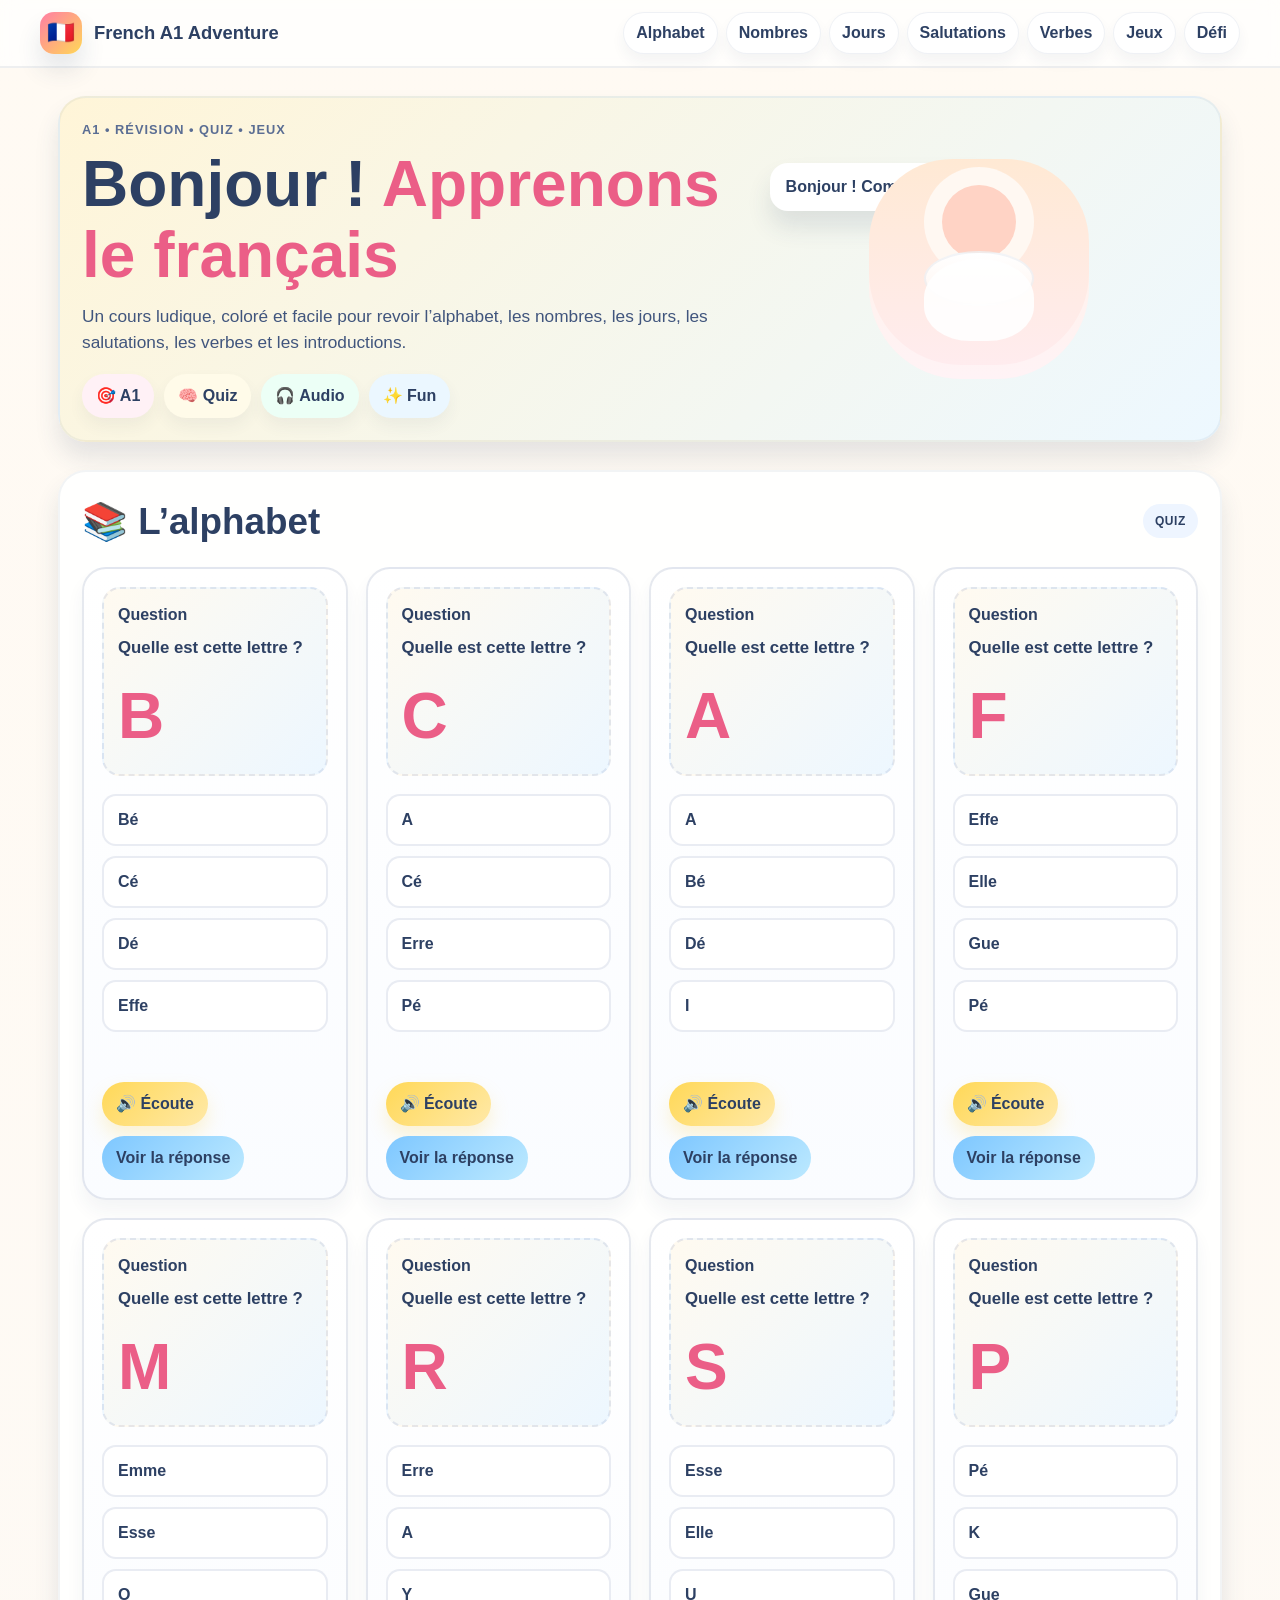
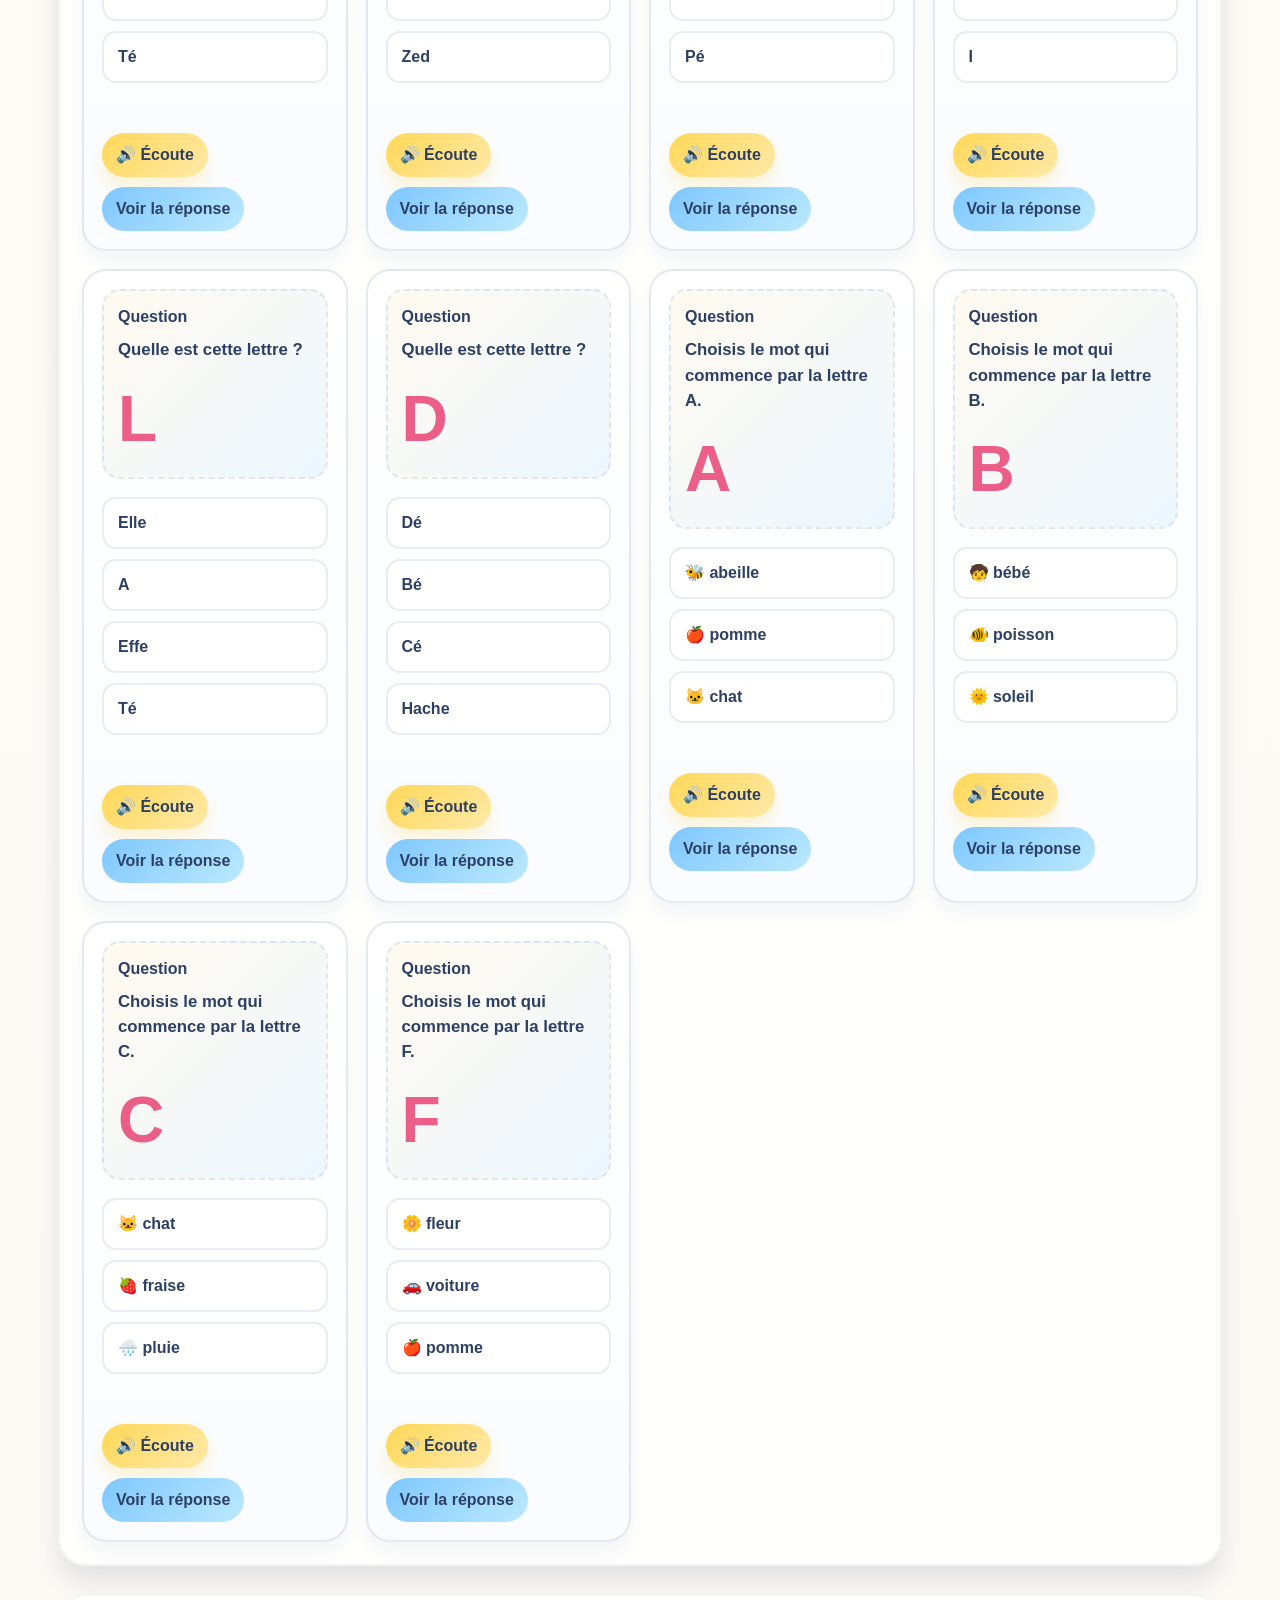
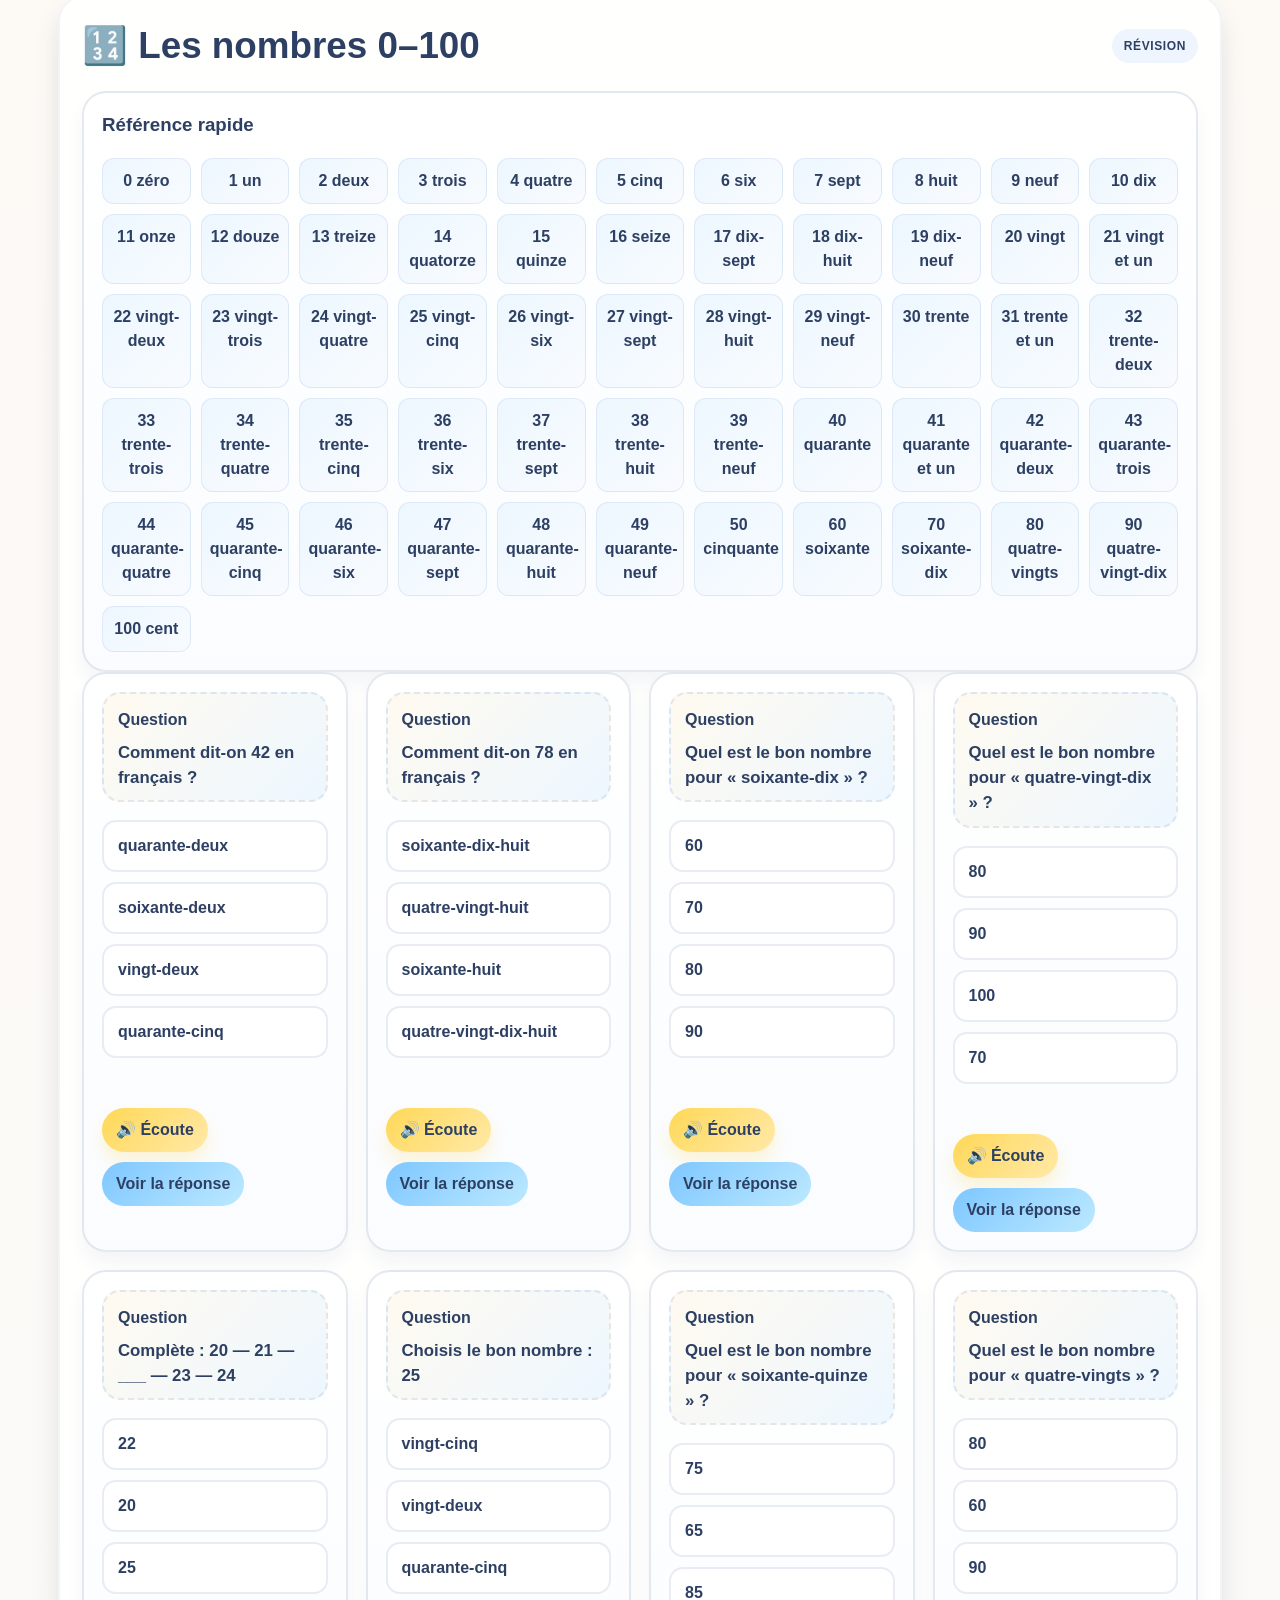
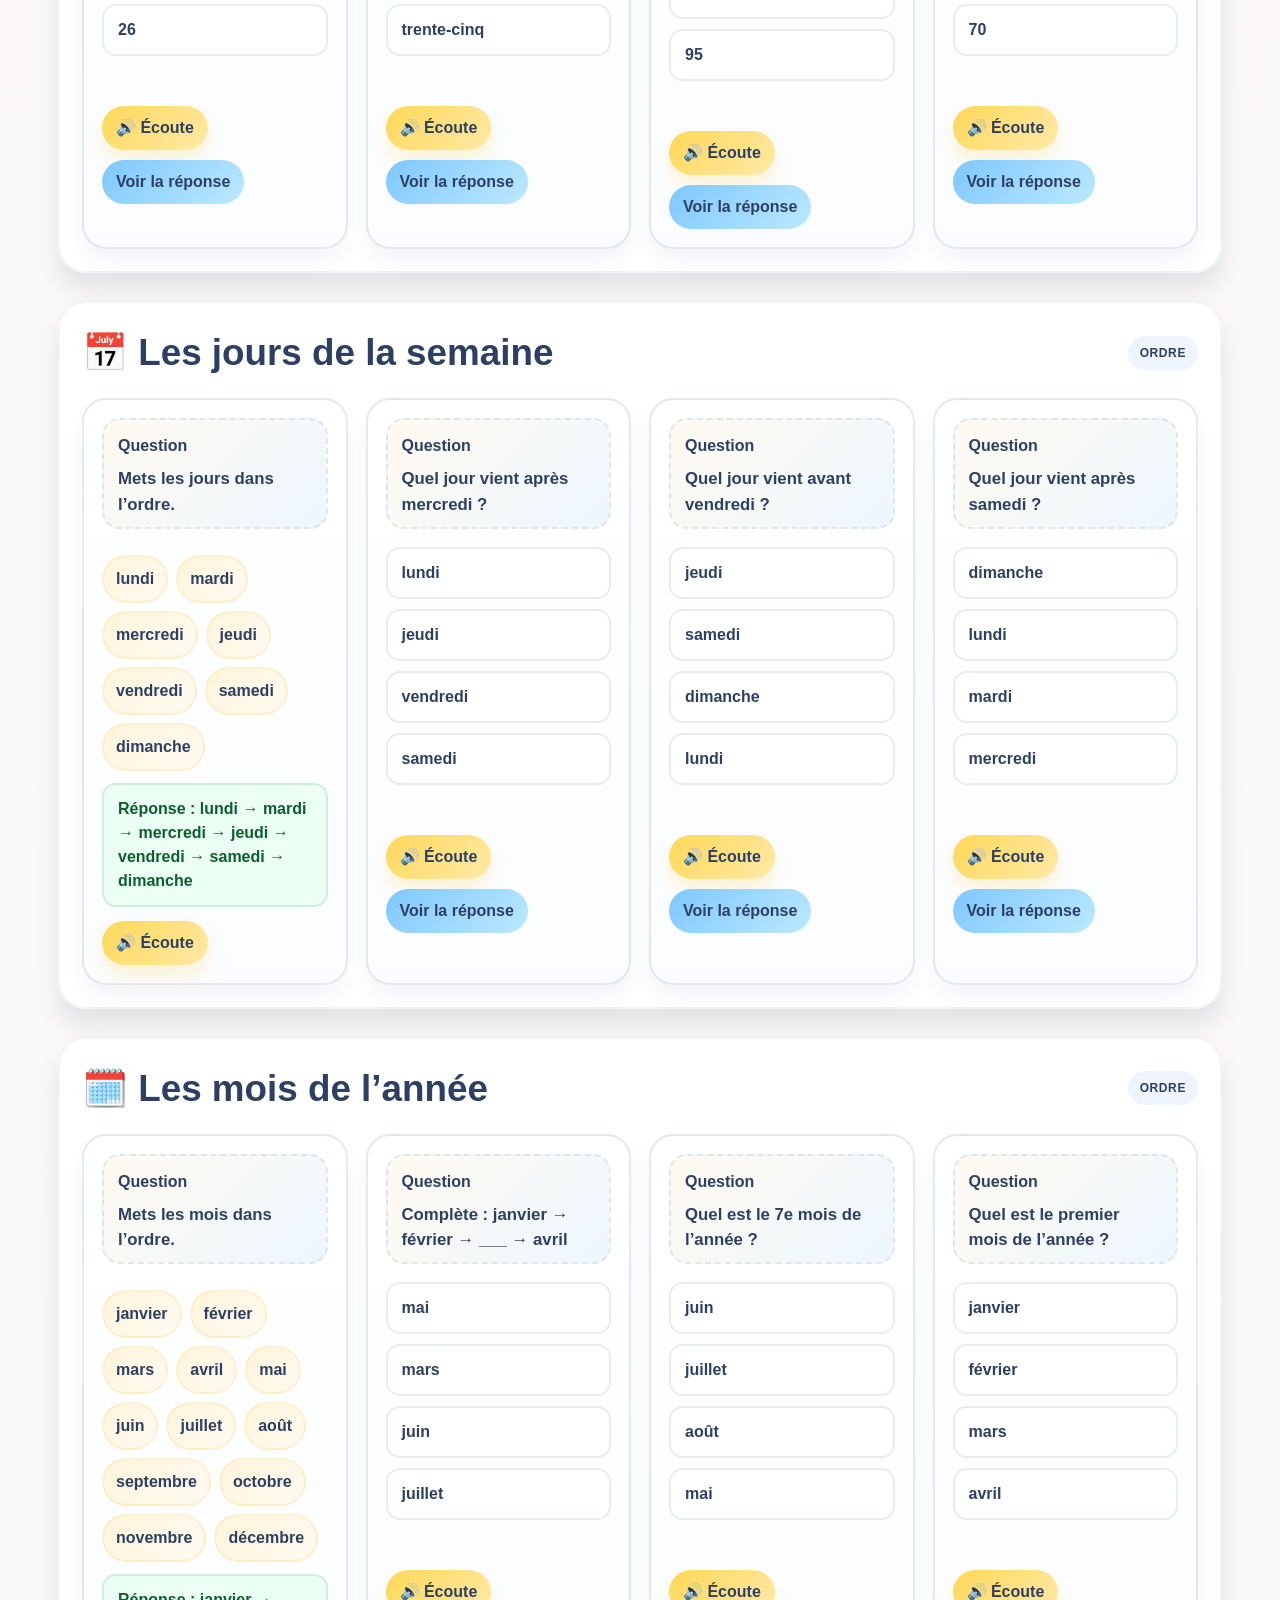
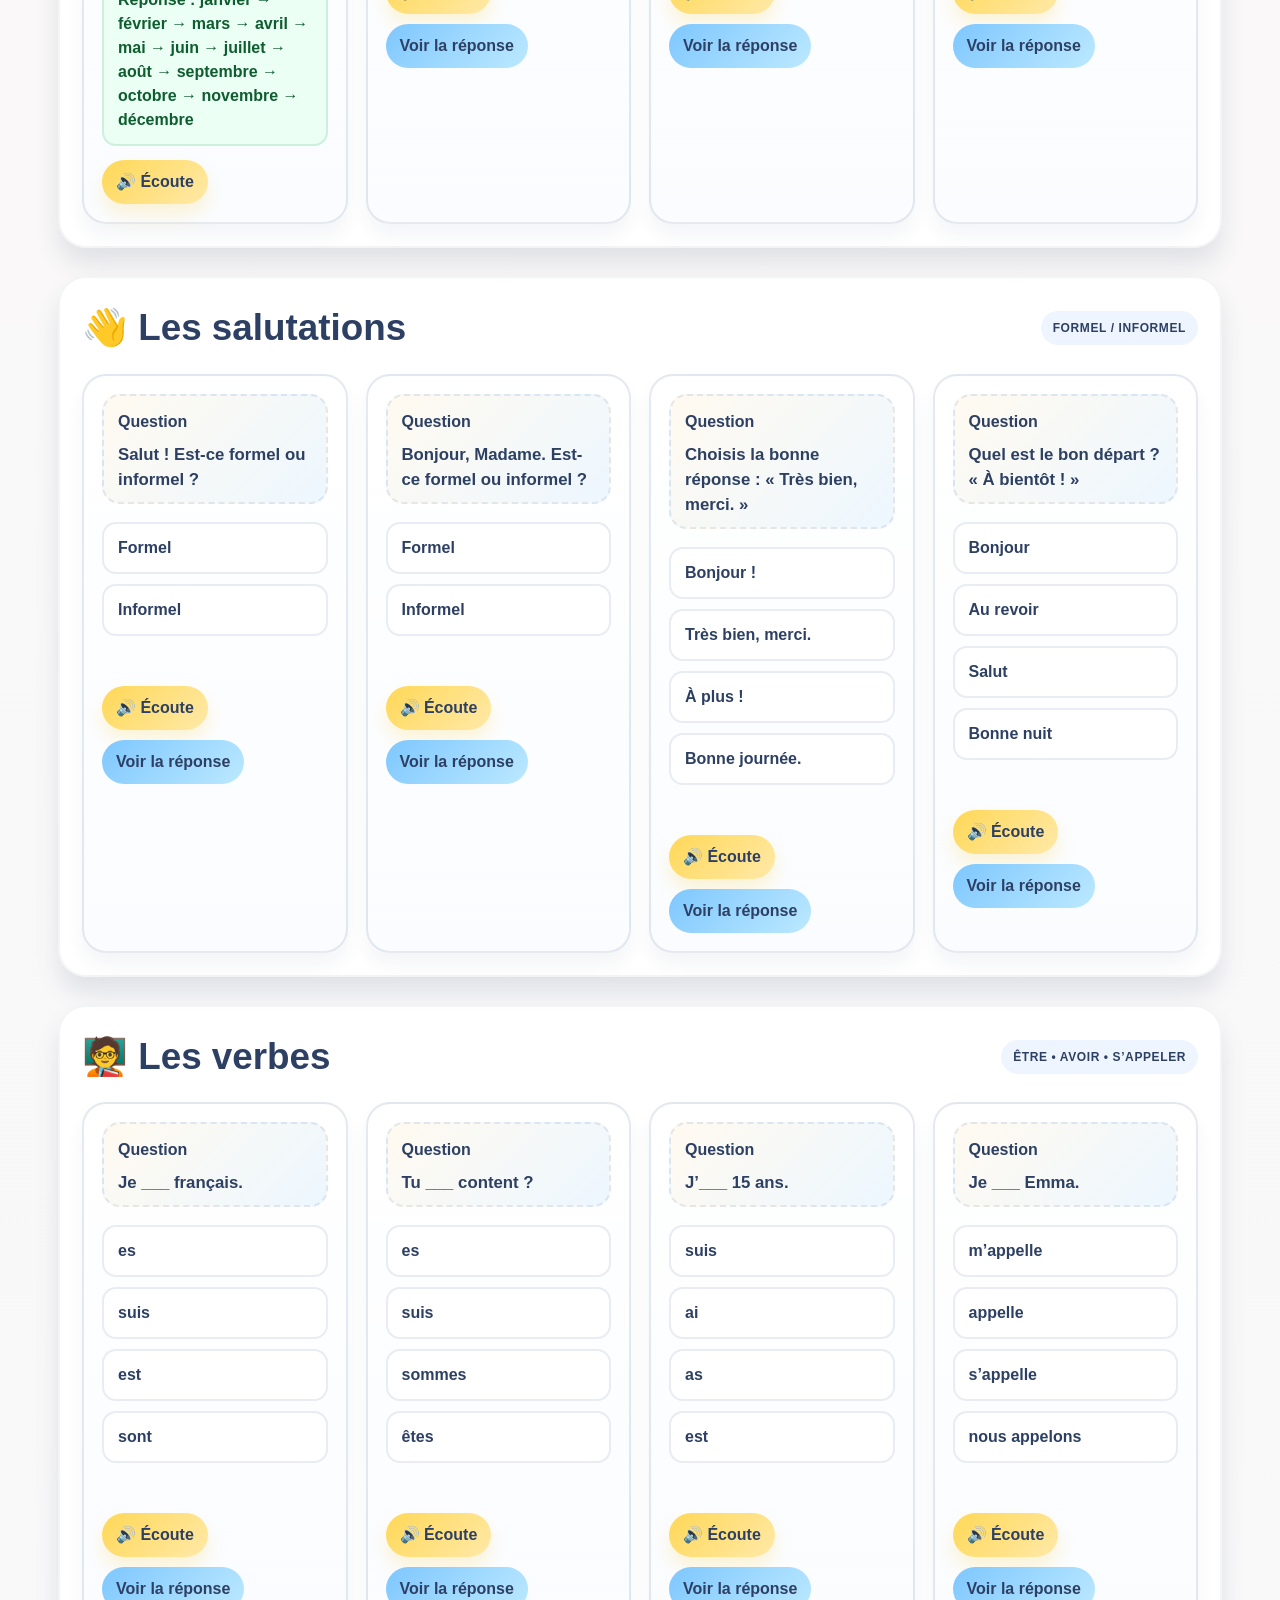
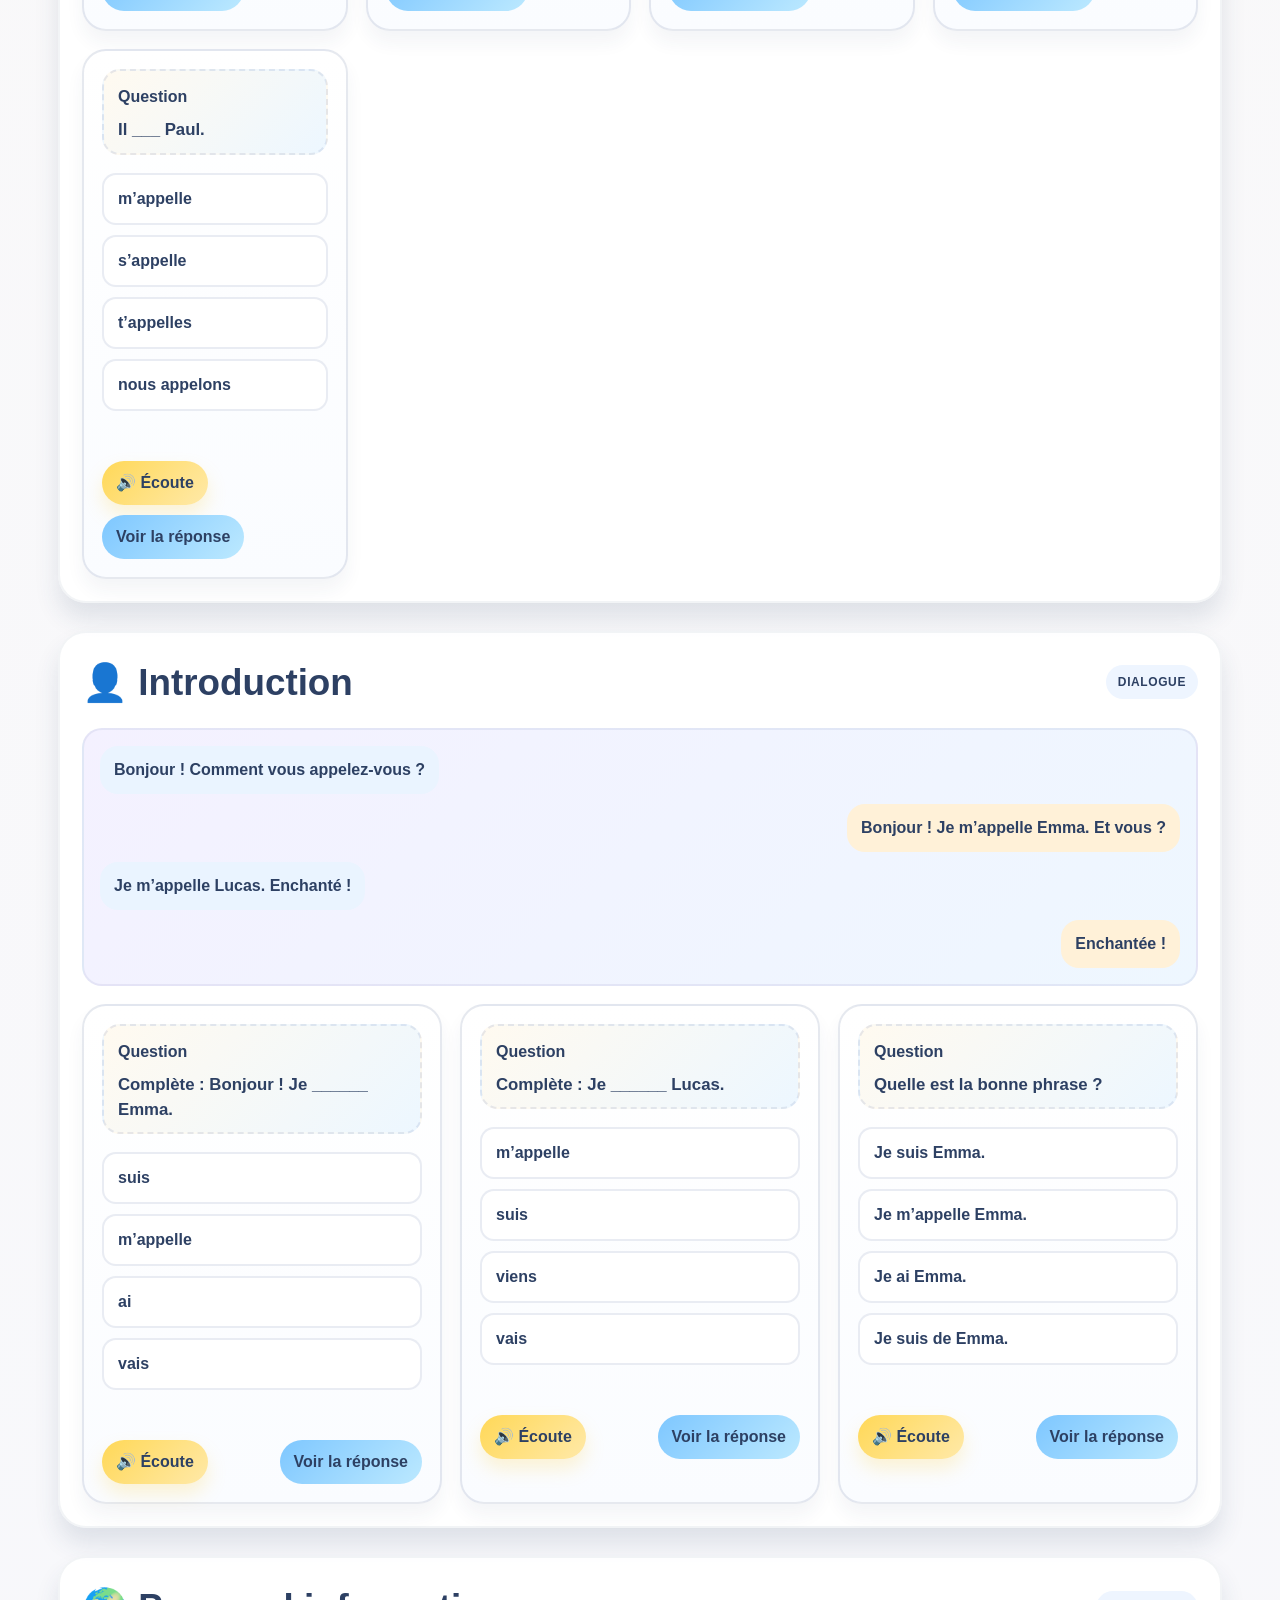
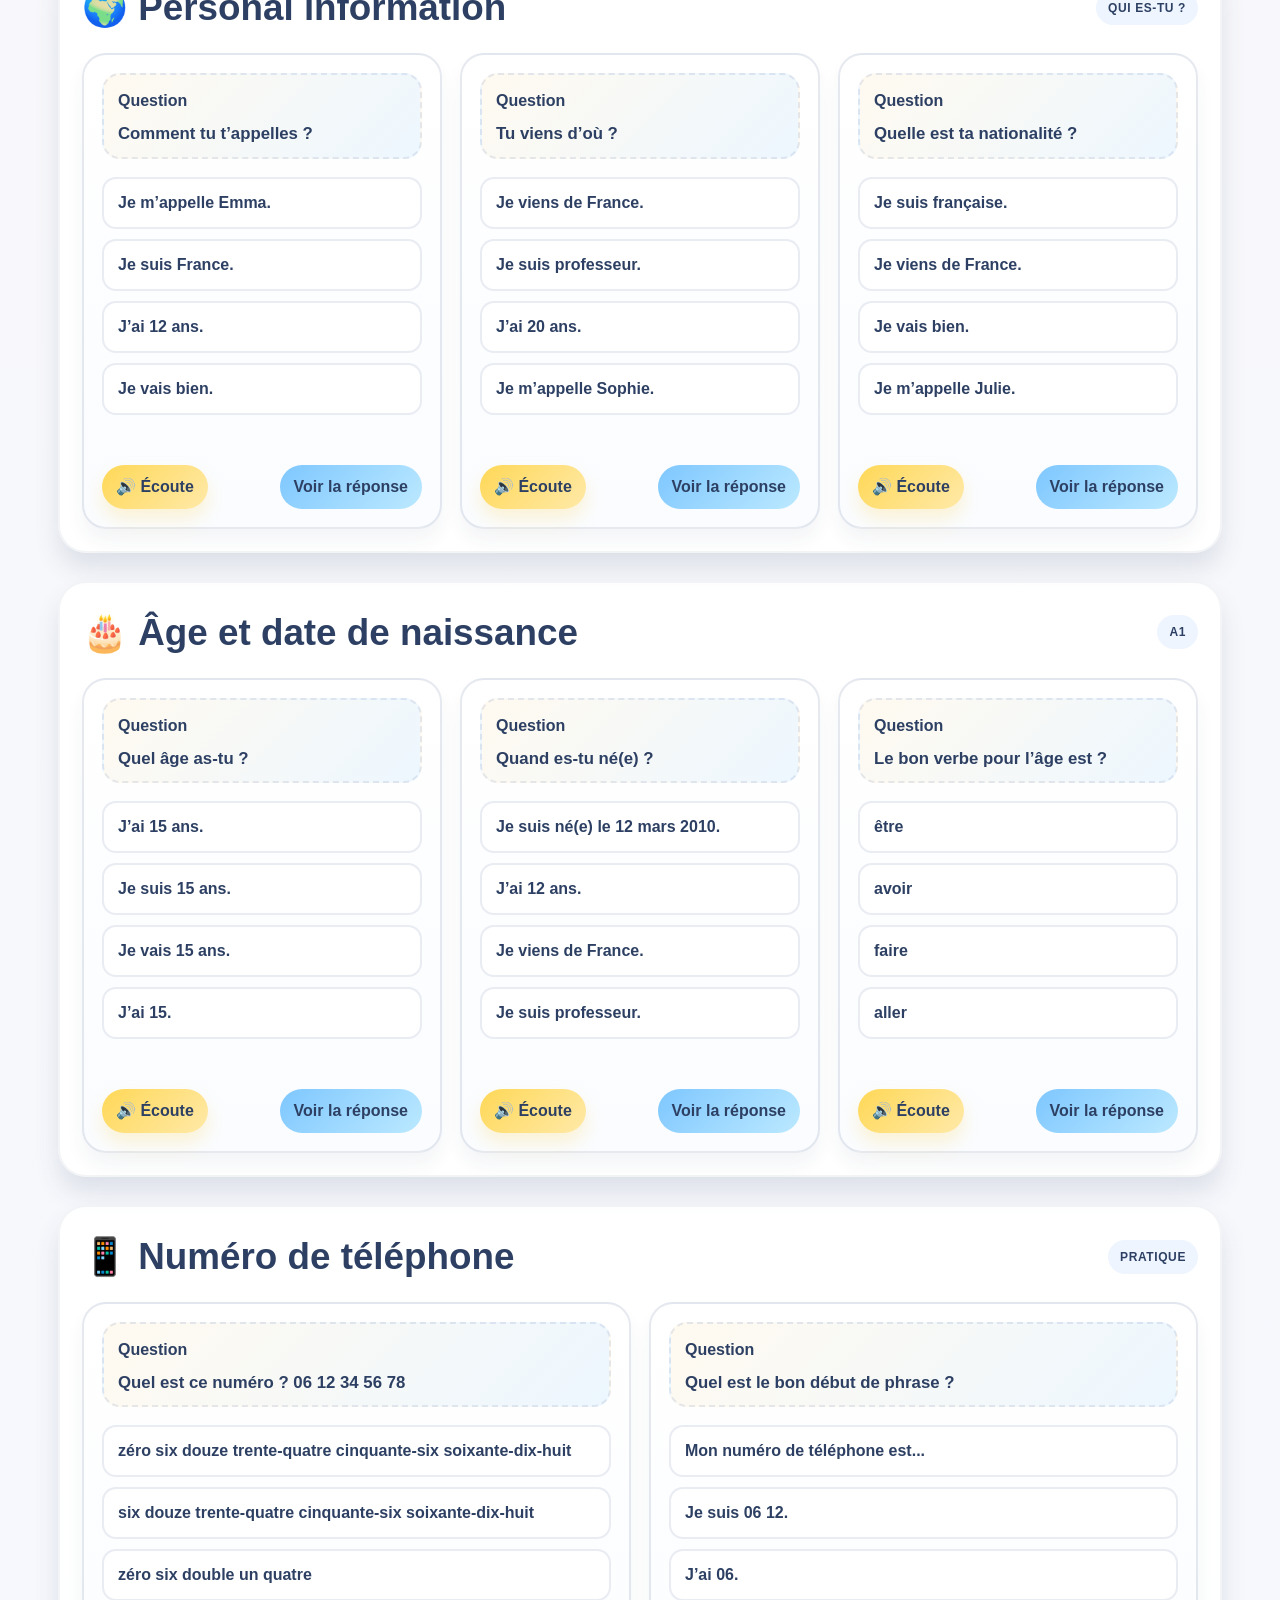
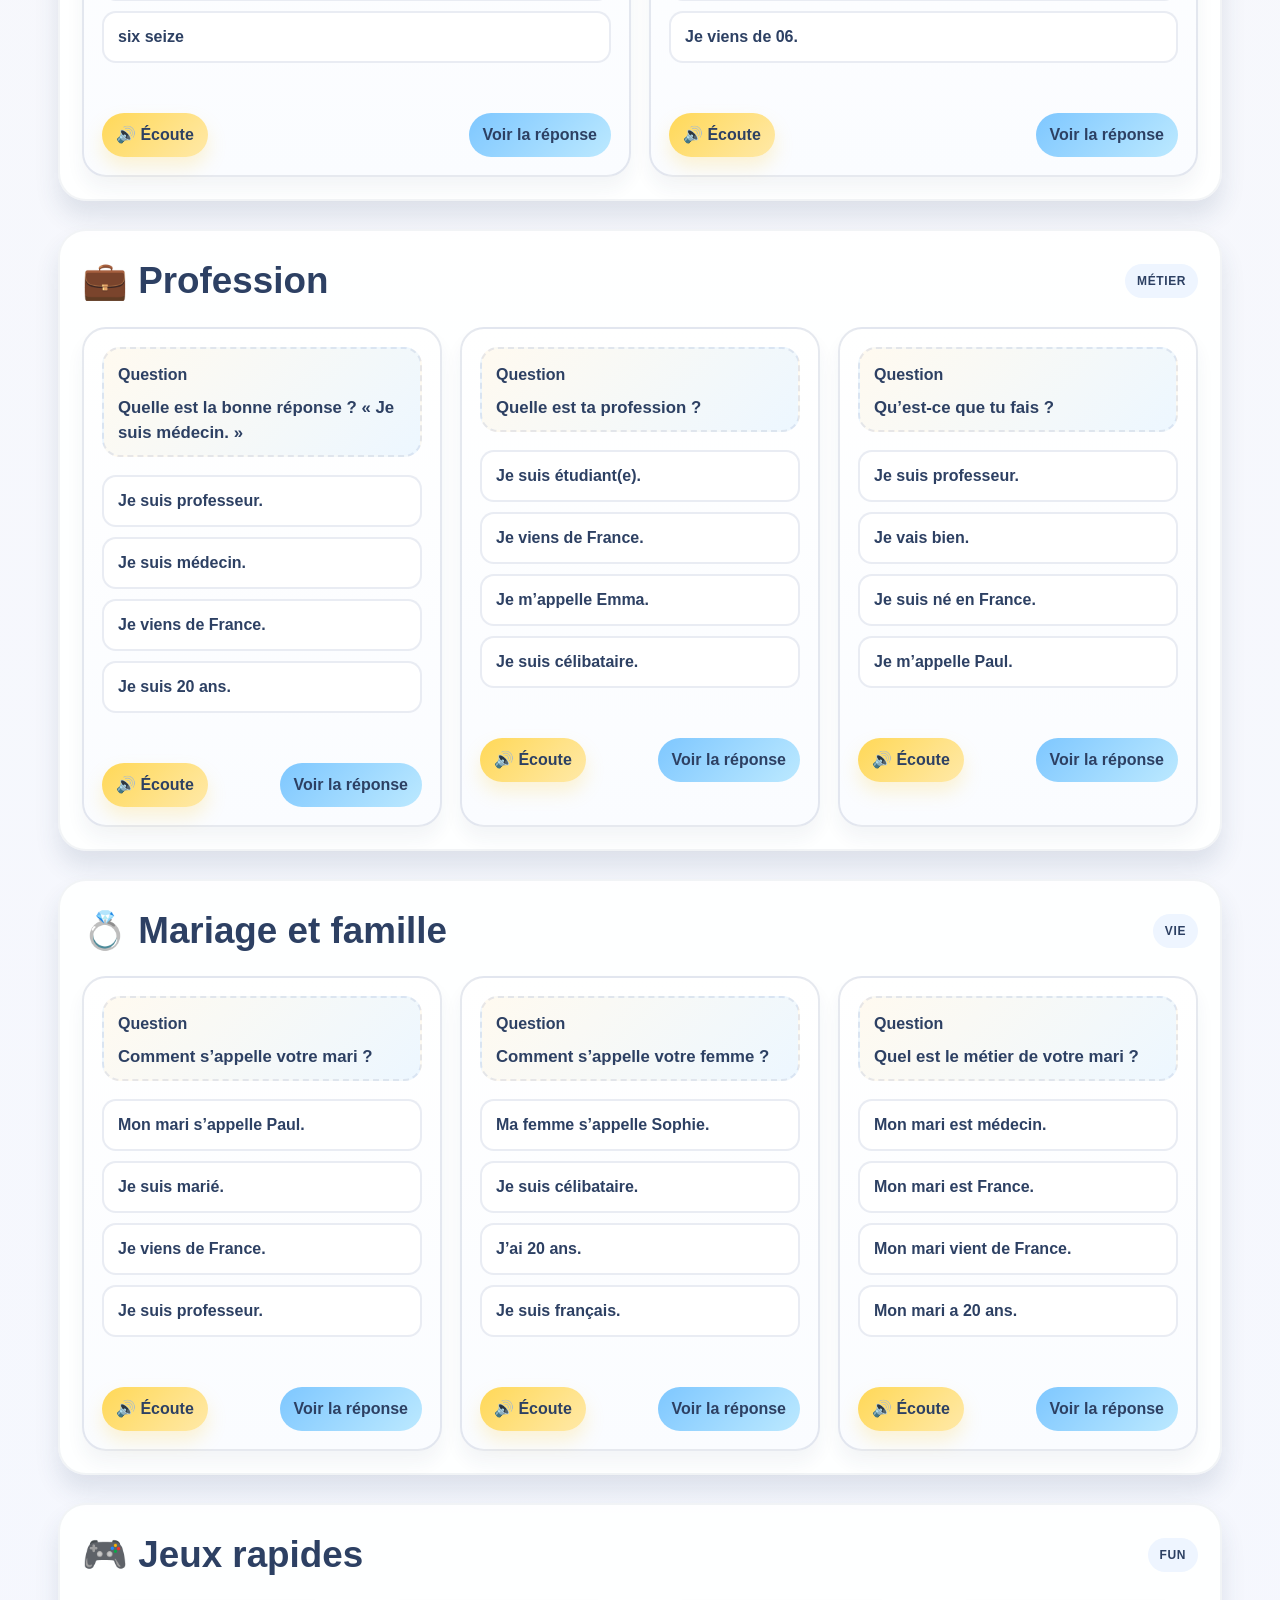
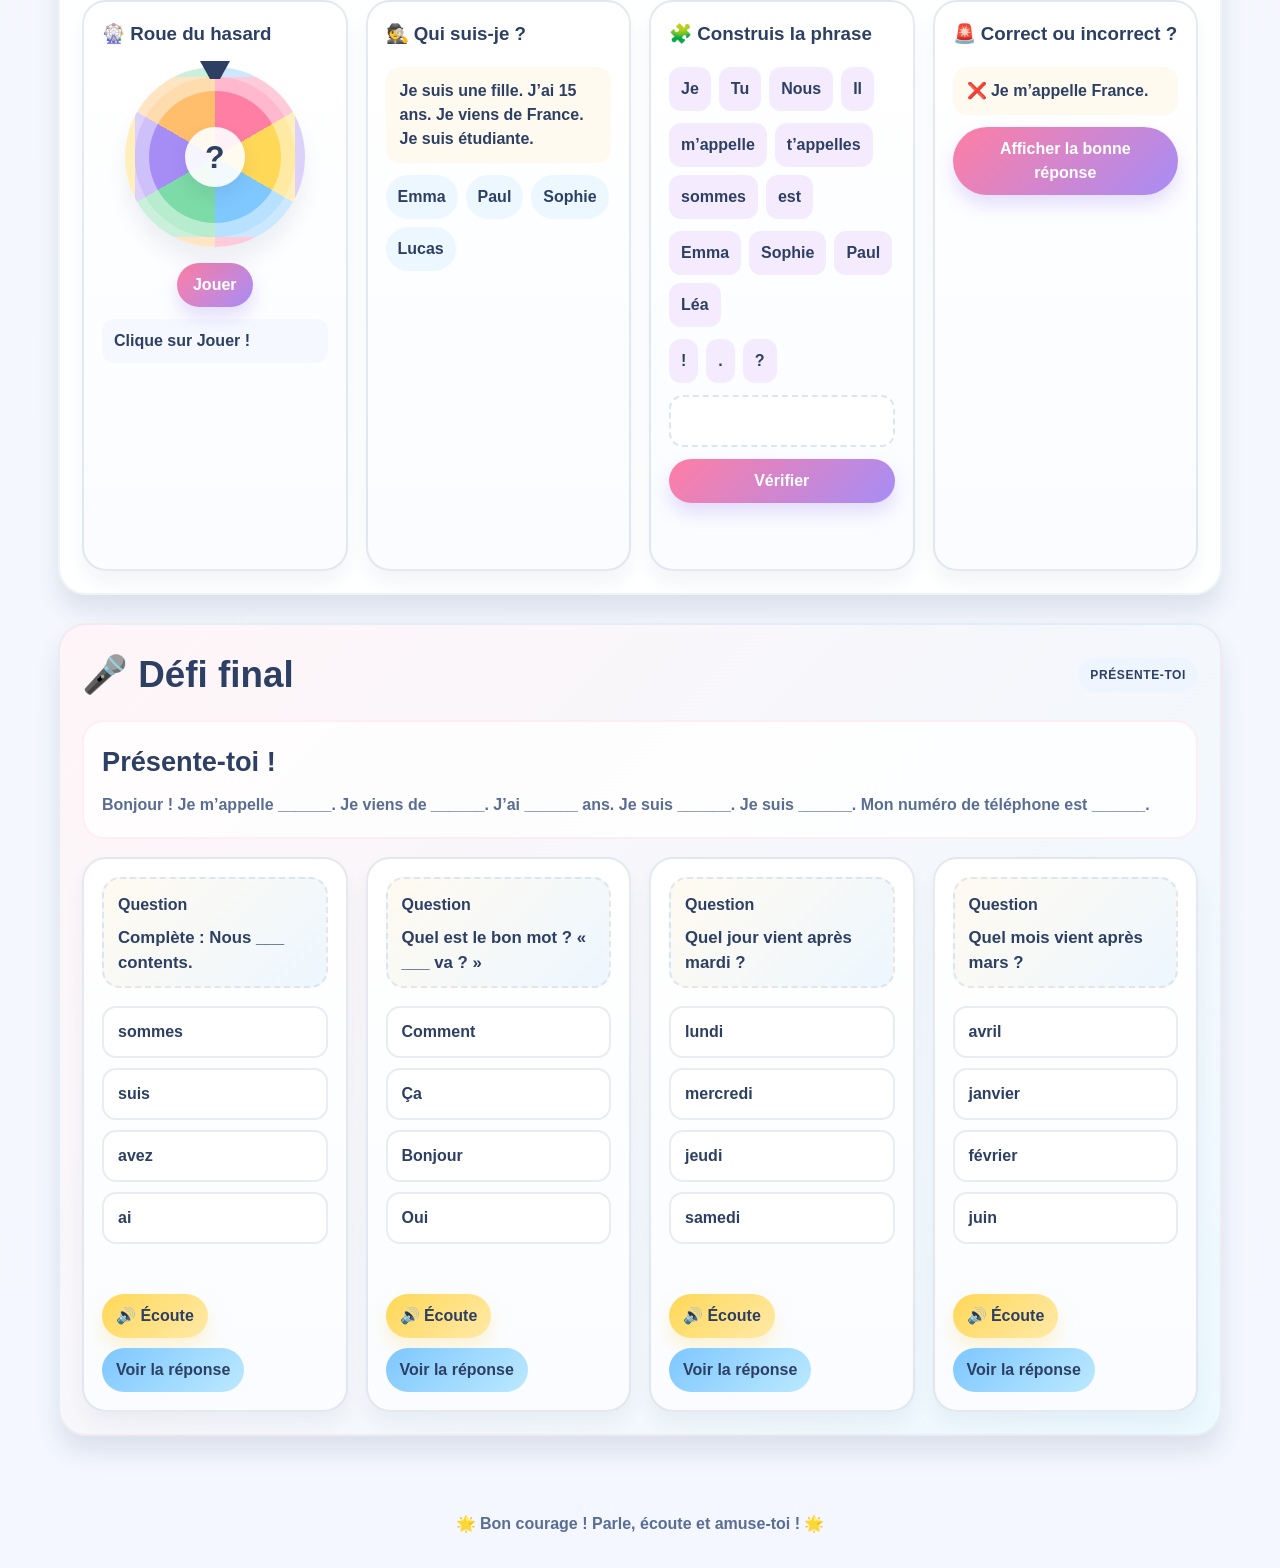
<file: index.html>
<!DOCTYPE html>
<html lang="fr">
  <head>
    <meta charset="UTF-8" />
    <meta name="viewport" content="width=device-width, initial-scale=1.0" />
    <title>French A1 Adventure</title>
    <meta
      name="description"
      content="Interactive French A1 revision game for beginner learners with audio, quizzes, games, and speaking challenges."
    />
    <link rel="stylesheet" href="styles.css" />
  </head>
  <body>
    <header class="topbar">
      <div class="container nav-wrap">
        <div class="brand">
          <div class="brand-badge">🇫🇷</div>
          <span>French A1 Adventure</span>
        </div>
        <nav class="nav">
          <a href="#alphabet">Alphabet</a>
          <a href="#numbers">Nombres</a>
          <a href="#days">Jours</a>
          <a href="#greetings">Salutations</a>
          <a href="#verbs">Verbes</a>
          <a href="#games">Jeux</a>
          <a href="#final">Défi</a>
        </nav>
      </div>
    </header>

    <main class="container">
      <section class="hero panel">
        <div>
          <p class="eyebrow">A1 • Révision • Quiz • Jeux</p>
          <h1>Bonjour ! <span>Apprenons le français</span></h1>
          <p class="lead">
            Un cours ludique, coloré et facile pour revoir l’alphabet, les nombres, les jours,
            les salutations, les verbes et les introductions.
          </p>
          <div class="tag-row">
            <span class="tag pink">🎯 A1</span>
            <span class="tag yellow">🧠 Quiz</span>
            <span class="tag green">🎧 Audio</span>
            <span class="tag blue">✨ Fun</span>
          </div>
        </div>

        <div class="hero-art">
          <div class="speech-bubble">Bonjour ! Comment ça va ?</div>
          <div class="avatar">
            <div class="face"></div>
          </div>
        </div>
      </section>

      <section id="alphabet" class="section panel">
        <div class="section-head">
          <h2>📚 L’alphabet</h2>
          <span class="pill">Quiz</span>
        </div>
        <div id="alphabetQuiz" class="card-grid"></div>
      </section>

      <section id="numbers" class="section panel">
        <div class="section-head">
          <h2>🔢 Les nombres 0–100</h2>
          <span class="pill">Révision</span>
        </div>
        <div class="mini-card">
          <h3>Référence rapide</h3>
          <div id="numberChart" class="number-chart"></div>
        </div>
        <div id="numberQuiz" class="card-grid"></div>
      </section>

      <section id="days" class="section panel">
        <div class="section-head">
          <h2>📅 Les jours de la semaine</h2>
          <span class="pill">Ordre</span>
        </div>
        <div id="daysQuiz" class="card-grid"></div>
      </section>

      <section id="months" class="section panel">
        <div class="section-head">
          <h2>🗓️ Les mois de l’année</h2>
          <span class="pill">Ordre</span>
        </div>
        <div id="monthsQuiz" class="card-grid"></div>
      </section>

      <section id="greetings" class="section panel">
        <div class="section-head">
          <h2>👋 Les salutations</h2>
          <span class="pill">Formel / Informel</span>
        </div>
        <div id="greetingsQuiz" class="card-grid"></div>
      </section>

      <section id="verbs" class="section panel">
        <div class="section-head">
          <h2>🧑‍🏫 Les verbes</h2>
          <span class="pill">Être • Avoir • S’appeler</span>
        </div>
        <div id="verbsQuiz" class="card-grid"></div>
      </section>

      <section class="section panel">
        <div class="section-head">
          <h2>👤 Introduction</h2>
          <span class="pill">Dialogue</span>
        </div>

        <div class="dialogue-box">
          <div class="msg left">Bonjour ! Comment vous appelez-vous ?</div>
          <div class="msg right">Bonjour ! Je m’appelle Emma. Et vous ?</div>
          <div class="msg left">Je m’appelle Lucas. Enchanté !</div>
          <div class="msg right">Enchantée !</div>
        </div>

        <div id="introQuiz" class="card-grid"></div>
      </section>

      <section class="section panel">
        <div class="section-head">
          <h2>🌍 Personal information</h2>
          <span class="pill">Qui es-tu ?</span>
        </div>
        <div id="personalQuiz" class="card-grid"></div>
      </section>

      <section class="section panel">
        <div class="section-head">
          <h2>🎂 Âge et date de naissance</h2>
          <span class="pill">A1</span>
        </div>
        <div id="ageQuiz" class="card-grid"></div>
      </section>

      <section class="section panel">
        <div class="section-head">
          <h2>📱 Numéro de téléphone</h2>
          <span class="pill">Pratique</span>
        </div>
        <div id="phoneQuiz" class="card-grid"></div>
      </section>

      <section class="section panel">
        <div class="section-head">
          <h2>💼 Profession</h2>
          <span class="pill">Métier</span>
        </div>
        <div id="jobQuiz" class="card-grid"></div>
      </section>

      <section class="section panel">
        <div class="section-head">
          <h2>💍 Mariage et famille</h2>
          <span class="pill">Vie</span>
        </div>
        <div id="familyQuiz" class="card-grid"></div>
      </section>

      <section id="games" class="section panel">
        <div class="section-head">
          <h2>🎮 Jeux rapides</h2>
          <span class="pill">Fun</span>
        </div>

        <div class="games-grid">
          <div class="mini-card">
            <h3>🎡 Roue du hasard</h3>
            <div class="wheel-wrap">
              <div id="wheel" class="wheel">
                <div class="wheel-center">?</div>
              </div>
              <button id="spinWheel" class="primary-btn">Jouer</button>
            </div>
            <div id="wheelResult" class="result-mini">Clique sur Jouer !</div>
          </div>

          <div class="mini-card">
            <h3>🕵️ Qui suis-je ?</h3>
            <div id="whoAmI" class="who-box"></div>
          </div>

          <div class="mini-card">
            <h3>🧩 Construis la phrase</h3>
            <div id="sentenceBuilder" class="sentence-builder"></div>
          </div>

          <div class="mini-card">
            <h3>🚨 Correct ou incorrect ?</h3>
            <div id="correctIncorrect" class="correct-incorrect"></div>
          </div>
        </div>
      </section>

      <section id="final" class="section panel final-panel">
        <div class="section-head">
          <h2>🎤 Défi final</h2>
          <span class="pill">Présente-toi</span>
        </div>

        <div class="final-box">
          <h3>Présente-toi !</h3>
          <p>
            Bonjour ! Je m’appelle ______. Je viens de ______. J’ai ______ ans. Je suis ______.
            Je suis ______. Mon numéro de téléphone est ______.
          </p>
        </div>

        <div id="finalQuiz" class="card-grid"></div>
      </section>
    </main>

    <footer class="footer">🌟 Bon courage ! Parle, écoute et amuse-toi ! 🌟</footer>

    <script src="script.js"></script>
  </body>
</html>
</file>
<file: styles.css>
:root {
  --pink: #ff7ea4;
  --pink-dark: #eb5e87;
  --yellow: #ffd857;
  --blue: #7ec7ff;
  --blue-dark: #4ea6ff;
  --green: #7cdba7;
  --green-dark: #37b36d;
  --purple: #a68df6;
  --orange: #ffbe6b;
  --navy: #2d4063;
  --navy-soft: #5a6d93;
  --bg: #fffaf3;
  --card: #ffffff;
  --soft: #f5f8ff;
  --line: rgba(52, 76, 122, 0.12);
  --shadow: 0 16px 25px rgba(45, 64, 99, 0.12);
}

* {
  box-sizing: border-box;
}

html {
  scroll-behavior: smooth;
}

body {
  margin: 0;
  font-family: "Segoe UI", Tahoma, Geneva, Verdana, sans-serif;
  background: linear-gradient(180deg, #fffaf3 0%, #f4f7ff 100%);
  color: var(--navy);
  line-height: 1.5;
}

img {
  max-width: 100%;
  display: block;
}

button {
  font: inherit;
}

.container {
  max-width: 1200px;
  margin: 0 auto;
  padding: 0 18px 60px;
}

.topbar {
  position: sticky;
  top: 0;
  z-index: 30;
  backdrop-filter: blur(10px);
  background: rgba(255, 255, 255, 0.7);
  border-bottom: 2px solid rgba(45, 64, 99, 0.08);
}

.nav-wrap {
  display: flex;
  align-items: center;
  justify-content: space-between;
  flex-wrap: wrap;
  gap: 12px;
  padding: 12px 0;
}

.brand {
  display: flex;
  align-items: center;
  gap: 12px;
  font-weight: 800;
  font-size: 1.15rem;
  color: var(--navy);
}

.brand-badge {
  width: 42px;
  height: 42px;
  border-radius: 14px;
  display: grid;
  place-items: center;
  font-size: 1.4rem;
  box-shadow: var(--shadow);
  background: linear-gradient(135deg, var(--pink), var(--yellow));
}

.nav {
  display: flex;
  flex-wrap: wrap;
  gap: 8px;
}

.nav a {
  text-decoration: none;
  background: var(--card);
  color: var(--navy);
  padding: 8px 12px;
  border-radius: 999px;
  font-weight: 700;
  border: 1px solid rgba(52, 76, 122, 0.08);
  box-shadow: 0 8px 14px rgba(45, 64, 99, 0.05);
}

.panel {
  background: rgba(255, 255, 255, 0.9);
  border: 2px solid rgba(45, 64, 99, 0.06);
  border-radius: 28px;
  box-shadow: var(--shadow);
  padding: 22px;
  margin-top: 28px;
}

.hero {
  display: grid;
  grid-template-columns: 1.2fr 0.8fr;
  gap: 20px;
  align-items: center;
  background: linear-gradient(135deg, #fff5d8 0%, #edf8ff 100%);
}

.eyebrow {
  margin: 0 0 10px;
  color: var(--navy-soft);
  font-weight: 800;
  letter-spacing: 0.08em;
  text-transform: uppercase;
  font-size: 0.8rem;
}

.hero h1 {
  margin: 0;
  font-size: clamp(2.2rem, 5vw, 4rem);
  line-height: 1.1;
  color: var(--navy);
}

.hero h1 span {
  color: var(--pink-dark);
}

.lead {
  font-size: 1.08rem;
  color: #40557d;
  margin-top: 14px;
}

.tag-row {
  display: flex;
  flex-wrap: wrap;
  gap: 10px;
  margin-top: 18px;
}

.tag {
  display: inline-flex;
  align-items: center;
  justify-content: center;
  padding: 10px 14px;
  border-radius: 999px;
  font-weight: 800;
  background: var(--card);
  box-shadow: 0 8px 16px rgba(45, 64, 99, 0.06);
}

.tag.pink { background: #fff1f6; }
.tag.yellow { background: #fffbe9; }
.tag.green { background: #ecfff6; }
.tag.blue { background: #ebf7ff; }

.hero-art {
  position: relative;
  min-height: 260px;
  display: grid;
  place-items: center;
}

.speech-bubble {
  position: absolute;
  left: 10px;
  top: 24px;
  background: var(--card);
  border-radius: 18px;
  padding: 12px 16px;
  font-weight: 800;
  color: var(--navy);
  box-shadow: var(--shadow);
}

.speech-bubble::after {
  content: "";
  position: absolute;
  right: -10px;
  bottom: 20px;
  width: 16px;
  height: 16px;
  background: var(--card);
  transform: rotate(45deg);
  border-radius: 4px;
}

.avatar {
  position: relative;
  width: 220px;
  height: 220px;
  background: linear-gradient(180deg, #ffe9d4, #ffecf0);
  border-radius: 38% 38% 42% 42%;
  box-shadow: inset 0 -14px 0 rgba(255, 255, 255, 0.35);
}

.avatar::before {
  content: "";
  position: absolute;
  width: 74px;
  height: 74px;
  left: 73px;
  top: 26px;
  border-radius: 50%;
  background: #ffd3c5;
  box-shadow: 0 0 0 18px #fff8f2;
}

.avatar::after {
  content: "";
  position: absolute;
  left: 55px;
  bottom: 38px;
  width: 110px;
  height: 82px;
  background: rgba(255,255,255,0.9);
  border-radius: 48% 48% 42% 42%;
}

.face {
  position: absolute;
  left: 50%;
  top: 92px;
  transform: translateX(-50%);
  width: 110px;
  height: 55px;
  border-radius: 50%;
  background: linear-gradient(180deg, #fff, #fff5f0);
  border: 2px solid rgba(90, 110, 155, 0.08);
}

.section-head {
  display: flex;
  justify-content: space-between;
  align-items: center;
  gap: 12px;
  flex-wrap: wrap;
  margin-bottom: 18px;
}

.section-head h2 {
  margin: 0;
  font-size: clamp(1.6rem, 3vw, 2.3rem);
  color: var(--navy);
}

.pill {
  display: inline-flex;
  align-items: center;
  justify-content: center;
  padding: 8px 12px;
  font-weight: 800;
  border-radius: 999px;
  background: #eef5ff;
  color: var(--navy);
  font-size: 0.75rem;
  letter-spacing: 0.05em;
  text-transform: uppercase;
}

.card-grid {
  display: grid;
  grid-template-columns: repeat(auto-fit, minmax(260px, 1fr));
  gap: 18px;
}

.quiz-card,
.mini-card {
  background: linear-gradient(180deg, #fff, #fafcff);
  border: 2px solid var(--line);
  border-radius: 24px;
  padding: 18px;
  box-shadow: 0 12px 18px rgba(45, 64, 99, 0.05);
}

.question-box {
  background: linear-gradient(135deg, #fffaf0 0%, #edf7ff 100%);
  border-radius: 18px;
  border: 2px dashed rgba(92, 115, 172, 0.14);
  padding: 14px 14px 10px;
  margin-bottom: 18px;
}

.question-box h3 {
  margin: 0 0 8px;
  color: var(--navy);
  font-size: 1rem;
}

.question-text {
  margin: 0;
  font-size: 1.05rem;
  font-weight: 800;
  color: var(--navy);
}

.letter-big {
  display: block;
  font-size: clamp(2.4rem, 5vw, 4rem);
  font-weight: 900;
  color: var(--pink-dark);
  margin-top: 8px;
}

.option-list {
  display: grid;
  gap: 10px;
}

.option-btn {
  width: 100%;
  border: 2px solid rgba(100, 118, 170, 0.14);
  background: var(--card);
  border-radius: 14px;
  padding: 12px 14px;
  text-align: left;
  font-weight: 700;
  color: var(--navy);
  cursor: pointer;
  transition: transform 0.15s ease, box-shadow 0.15s ease;
}

.option-btn:hover {
  transform: translateY(-1px);
  box-shadow: 0 8px 16px rgba(45, 64, 99, 0.06);
}

.option-btn.correct {
  background: #ebfff3;
  border-color: #6ed9a0;
  color: #0b5630;
}

.option-btn.wrong {
  background: #fff1f1;
  border-color: #ff9fa0;
  color: #7f2a2a;
}

.option-btn:disabled {
  cursor: default;
  opacity: 1;
}

.result,
.result-mini {
  margin-top: 12px;
  min-height: 24px;
  font-weight: 800;
  color: var(--navy);
}

.result.success, .result-mini.success {
  color: #0f7340;
}

.result.error, .result-mini.error {
  color: #a12a2a;
}

.answer-box {
  display: none;
  margin-top: 12px;
  background: #ebfff5;
  border: 2px solid rgba(36, 152, 82, 0.15);
  border-radius: 14px;
  padding: 12px 14px;
  font-weight: 800;
  color: #0e5d2f;
}

.answer-box.show {
  display: block;
}

.audio-btn,
.primary-btn,
.secondary-btn {
  border: none;
  cursor: pointer;
  border-radius: 999px;
  font-weight: 800;
  transition: transform 0.15s ease, opacity 0.15s ease;
}

.audio-btn {
  background: linear-gradient(135deg, var(--yellow), #ffe9a8);
  color: var(--navy);
  padding: 10px 14px;
  box-shadow: 0 10px 18px rgba(255, 216, 87, 0.25);
}

.primary-btn {
  background: linear-gradient(135deg, var(--pink), var(--purple));
  color: white;
  padding: 10px 16px;
  box-shadow: 0 10px 18px rgba(166, 141, 246, 0.28);
}

.secondary-btn {
  background: linear-gradient(135deg, var(--blue), #bce9ff);
  color: var(--navy);
  padding: 10px 14px;
}

.audio-btn:hover,
.primary-btn:hover,
.secondary-btn:hover {
  transform: translateY(-1px);
}

.card-actions {
  display: flex;
  justify-content: space-between;
  align-items: center;
  gap: 10px;
  margin-top: 14px;
  flex-wrap: wrap;
}

.number-chart {
  display: grid;
  grid-template-columns: repeat(auto-fit, minmax(84px, 1fr));
  gap: 10px;
}

.number-pill {
  background: linear-gradient(135deg, #edf7ff, #f8fbff);
  border: 1px solid rgba(65, 117, 190, 0.12);
  border-radius: 12px;
  padding: 10px 8px;
  text-align: center;
  font-weight: 800;
  color: var(--navy);
}

.mini-card h3 {
  margin-top: 0;
  color: var(--navy);
}

.word-bubble {
  display: inline-flex;
  align-items: center;
  justify-content: center;
  background: linear-gradient(135deg, #fff5db, #fffaf2);
  border: 2px solid rgba(255, 206, 93, 0.2);
  padding: 10px 12px;
  border-radius: 999px;
  font-weight: 800;
  color: var(--navy);
  margin: 8px 8px 0 0;
}

.dialogue-box {
  display: grid;
  gap: 10px;
  background: linear-gradient(135deg, #f4f1ff, #eef7ff);
  border-radius: 20px;
  border: 2px solid rgba(112, 123, 180, 0.12);
  padding: 16px;
  margin-bottom: 18px;
}

.msg {
  display: inline-block;
  max-width: 85%;
  border-radius: 18px;
  padding: 12px 14px;
  font-weight: 700;
}

.msg.left {
  background: #eaf4ff;
  justify-self: start;
}

.msg.right {
  background: #fff1d8;
  justify-self: end;
}

.games-grid {
  display: grid;
  grid-template-columns: repeat(auto-fit, minmax(250px, 1fr));
  gap: 18px;
}

.wheel-wrap {
  display: grid;
  justify-items: center;
  gap: 16px;
}

.wheel {
  position: relative;
  width: 180px;
  height: 180px;
  border-radius: 50%;
  background: conic-gradient(
    #ff7ea4 0deg 60deg,
    #ffd857 60deg 120deg,
    #7ec7ff 120deg 180deg,
    #7cdba7 180deg 240deg,
    #a68df6 240deg 300deg,
    #ffbe6b 300deg 360deg
  );
  display: grid;
  place-items: center;
  box-shadow: inset 0 0 0 14px rgba(255,255,255,0.45), 0 16px 20px rgba(45, 64, 99, 0.08);
  border: 10px solid rgba(255,255,255,0.6);
}

.wheel::before {
  content: "";
  position: absolute;
  width: 10px;
  height: 10px;
  border: 10px solid transparent;
  border-top: 18px solid var(--navy);
  top: -16px;
  left: 50%;
  transform: translateX(-50%);
}

.wheel-center {
  width: 60px;
  height: 60px;
  display: grid;
  place-items: center;
  border-radius: 50%;
  font-size: 2rem;
  font-weight: 900;
  background: rgba(255,255,255,0.9);
  color: var(--navy);
  box-shadow: 0 8px 18px rgba(45, 64, 99, 0.1);
}

.result-mini {
  background: #f5f8ff;
  border-radius: 12px;
  padding: 10px 12px;
}

.who-box,
.sentence-builder,
.correct-incorrect {
  display: grid;
  gap: 12px;
}

.clue {
  background: #fffaf0;
  border-radius: 14px;
  padding: 12px 14px;
  font-weight: 800;
  color: var(--navy);
}

.answer-row {
  display: flex;
  flex-wrap: wrap;
  gap: 8px;
}

.answer-chip {
  border: none;
  padding: 10px 12px;
  border-radius: 999px;
  background: #edf7ff;
  color: var(--navy);
  font-weight: 800;
  cursor: pointer;
}

.sentence-builder .word-btn {
  border: none;
  background: #f5ebff;
  color: var(--navy);
  font-weight: 800;
  border-radius: 12px;
  padding: 10px 12px;
  cursor: pointer;
}

.sentence-builder .builder-line {
  min-height: 52px;
  background: #fff;
  border: 2px dashed rgba(97, 119, 183, 0.2);
  border-radius: 14px;
  padding: 12px;
  display: flex;
  flex-wrap: wrap;
  gap: 8px;
  align-items: center;
}

.final-panel {
  background: linear-gradient(135deg, #fff5f8 0%, #ecf9ff 100%);
}

.final-box {
  background: rgba(255,255,255,0.8);
  border: 2px solid rgba(255, 126, 164, 0.12);
  border-radius: 22px;
  padding: 20px 18px;
  margin-bottom: 18px;
}

.final-box h3 {
  margin: 0 0 10px;
  color: var(--navy);
  font-size: 1.7rem;
}

.final-box p {
  margin: 0;
  color: var(--navy-soft);
  font-weight: 700;
}

.footer {
  text-align: center;
  padding: 16px 0 32px;
  color: var(--navy-soft);
  font-weight: 800;
}

@media (max-width: 760px) {
  .hero {
    grid-template-columns: 1fr;
  }

  .nav-wrap {
    justify-content: center;
  }
}
</file>
